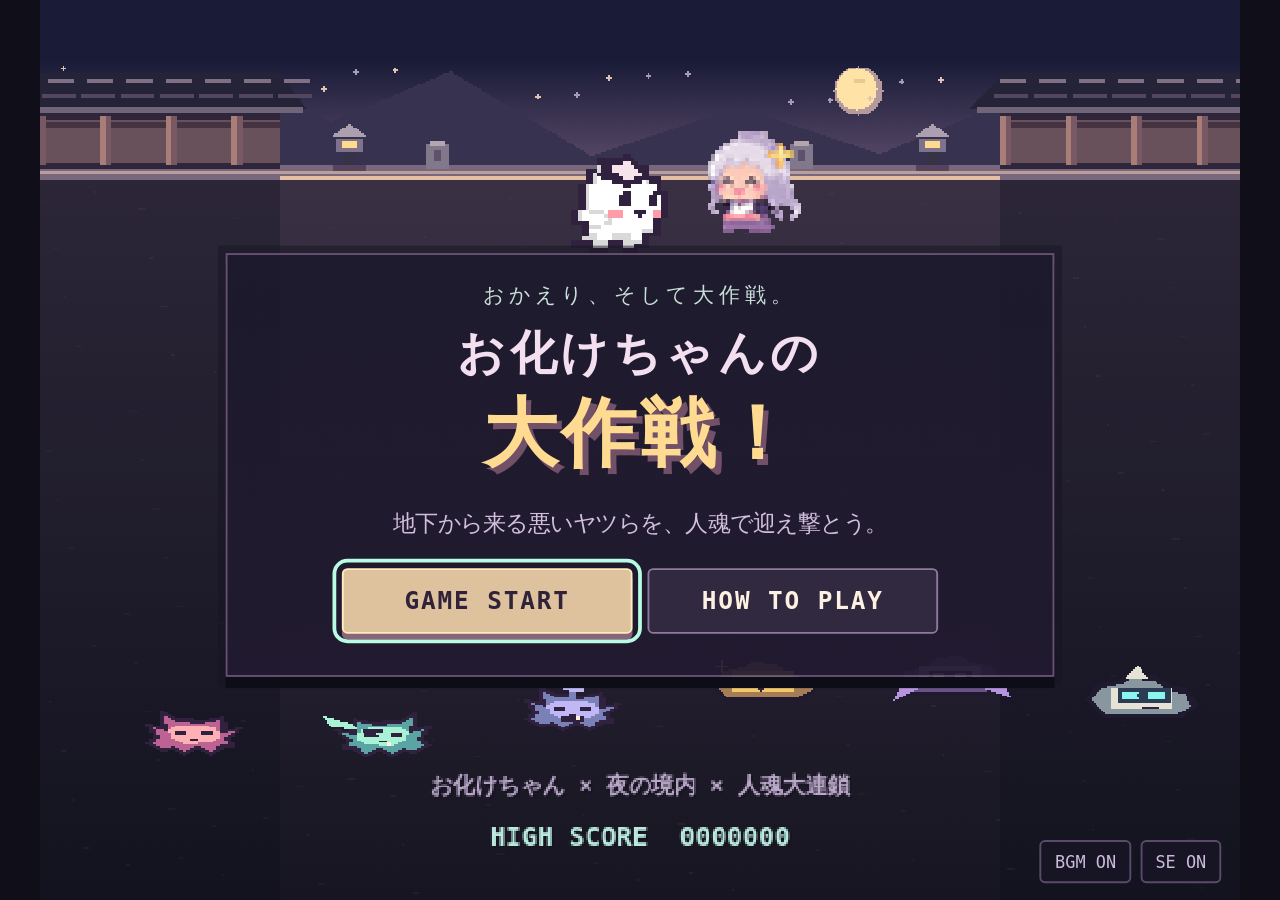
<file: daisakusen/index.html>
<!doctype html>
<html lang="ja"><head><meta charset="utf-8"><meta name="viewport" content="width=device-width,initial-scale=1"><meta name="theme-color" content="#14121f"><title>お化けちゃんの大作戦！</title><link rel="stylesheet" href="style.css"></head>
<body><main id="stage" aria-label="お化けちゃんの大作戦！"><canvas id="game" width="640" height="480" aria-label="ゲーム画面。左右キーで移動、ZとXで人魂投下。Escでポーズ。"></canvas>
<section id="overlay" aria-labelledby="heading"><div id="panel">
<p id="eyebrow">おかえり、そして大作戦。</p><h1 id="heading">お化けちゃんの<br><strong>大作戦！</strong></h1><p id="message">地下から来る悪いヤツらを、人魂で迎え撃とう。</p>
<div id="help" hidden>
<p><b>← →</b> 移動　<b>Z</b> 左から投下　<b>X</b> 右から投下<br>長押しで連射・左右各3発。<b>Esc</b> ポーズ。</p>
<p>人魂は接触すると爆発。深い敵ほど高得点！<br>同じ攻撃で続けて倒すと ×2 → ×3 → ×4。</p>
<div id="item-guide"><p><b>てつのおもり</b> 敵と弾を貫通</p><p><b>はなび！</b> 半径96pxの大爆発</p><p><b>だんまく！</b> 最大7発を横一列に</p><p><b>ばりあー</b> 10秒間無敵</p><p><b>お化けちゃん</b> 残機が1増える</p></div>
<p>光る敵からアイテム。攻撃アイテムは1つまで、<br>次の攻撃で必ず使用。残機0までのスコア勝負！<br>10,000 / 30,000 / 60,000 / 100,000点で残機+1。</p>
</div>
<nav id="menu"><button id="start">GAME START</button><button id="how">HOW TO PLAY</button><button id="resume" hidden>再開する</button><button id="retry" hidden>RETRY</button><button id="title" hidden>TITLE</button><button id="help-back" hidden>戻る</button></nav>
</div></section>
<aside id="audio" aria-label="音設定"><button id="bgm" aria-pressed="true">BGM ON</button><button id="sfx" aria-pressed="true">SE ON</button></aside>
<button id="pause" hidden aria-label="ポーズ">Ⅱ</button>
<div id="touch" aria-label="タッチ操作"><div><button data-key="left" aria-label="左へ移動">◀</button><button data-key="right" aria-label="右へ移動">▶</button></div><div><button data-key="z" aria-label="左側から投下">Z</button><button data-key="x" aria-label="右側から投下">X</button></div></div>
</main><script src="config.js"></script><script src="engine.js"></script><script src="art.js"></script><script src="render.js"></script><script src="sound.js"></script><script src="app.js"></script></body></html>
</file>
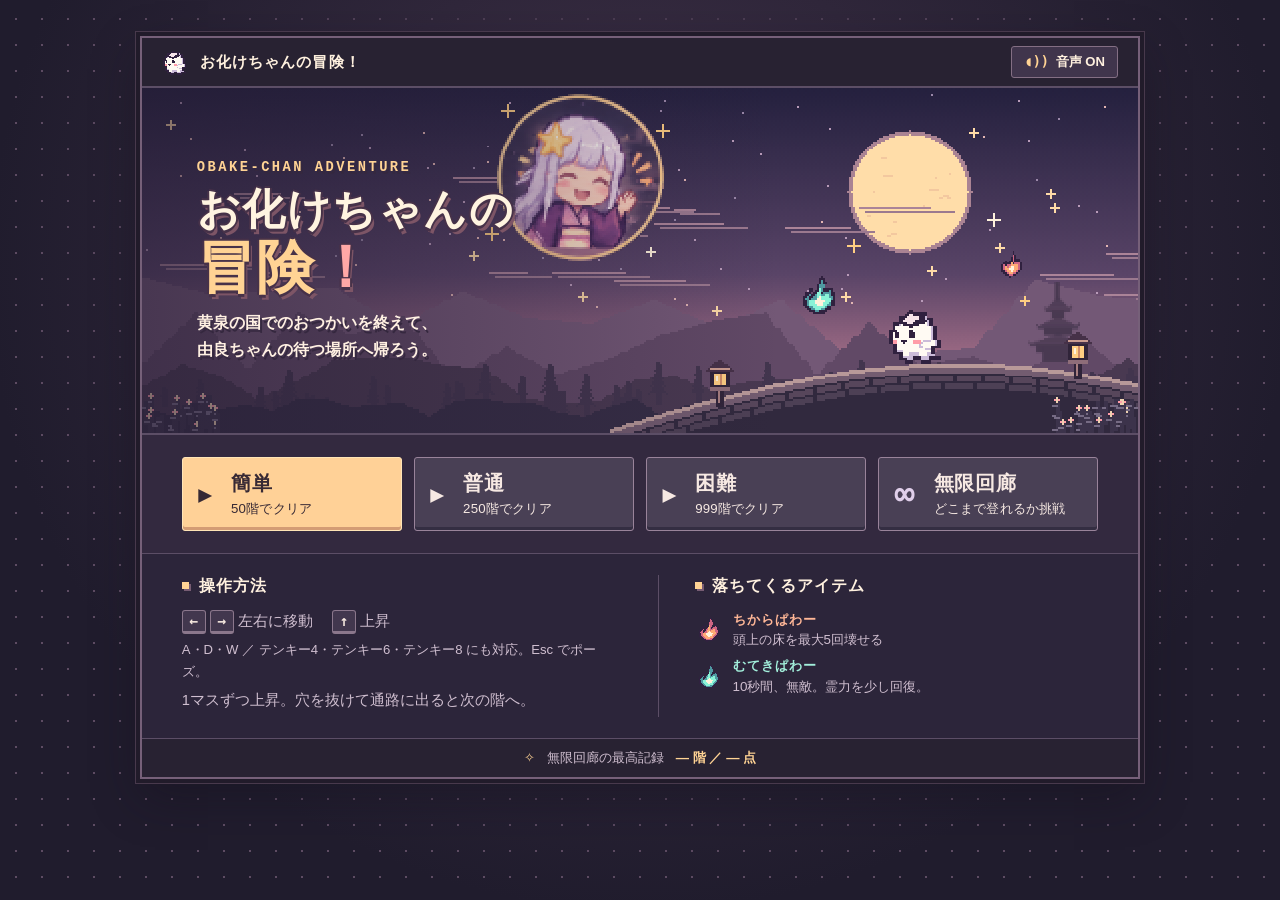
<file: otsukai/index.html>
<!doctype html>
<html lang="ja">
<head>
  <meta charset="utf-8"><meta name="viewport" content="width=device-width, initial-scale=1">
  <meta name="theme-color" content="#211d30"><title>お化けちゃんの冒険！</title>
  <link rel="stylesheet" href="style.css">
  <script defer src="config.js"></script><script defer src="world.js"></script><script defer src="enemies.js"></script>
  <script defer src="items.js"></script><script defer src="progress.js"></script><script defer src="game.js"></script>
  <script defer src="art.js"></script><script defer src="media.js"></script><script defer src="app.js"></script>
</head>
<body>
<main class="cabinet">
  <header><div class="wordmark"><canvas data-icon="ghost" width="32" height="32" aria-hidden="true"></canvas>お化けちゃんの冒険！</div>
    <button id="sound" class="quiet" aria-pressed="true"><span class="speaker" aria-hidden="true">◖))</span> 音声 ON</button></header>
  <section id="title-screen">
    <div class="poster">
      <canvas id="poster" width="500" height="174" aria-label="月明かりの黄泉路で、石橋の上に立つ白いお化けちゃん"></canvas>
      <div class="poster-copy"><div class="roman">OBAKE-CHAN ADVENTURE</div>
      <h1>お化けちゃんの<br><strong>冒険<span>！</span></strong></h1>
      <p>黄泉の国でのおつかいを終えて、<br>由良ちゃんの待つ場所へ帰ろう。</p></div>
    </div>
    <div class="mode-bar" id="courses" role="group" aria-label="難易度選択">
      <template id="course-button"><button class="mode" type="button"><span aria-hidden="true"></span><span><b></b><small></small></span></button></template>
    </div>
    <div class="guide">
      <section><h2>操作方法</h2><p><kbd id="left-key">←</kbd> <kbd id="right-key">→</kbd> 左右に移動　 <kbd id="up-key">↑</kbd> 上昇</p>
        <p class="sub" id="key-guide"></p><p>1マスずつ上昇。穴を抜けて通路に出ると次の階へ。</p></section>
      <section><h2>落ちてくるアイテム</h2>
        <div class="feed"><canvas data-icon="power" width="32" height="32"></canvas><p><b>ちからぱわー</b><span id="power-desc"></span></p></div>
        <div class="feed"><canvas data-icon="super" width="32" height="32"></canvas><p><b>むてきぱわー</b><span id="super-desc"></span></p></div></section>
    </div>
    <div class="record"><span aria-hidden="true">✧</span> 無限回廊の最高記録 <strong id="best"></strong></div>
  </section>
  <section id="game-screen" hidden>
    <div class="hud">
      <div><small id="mode-name"></small><b id="floor"></b></div><div><small>最高階</small><b id="highest"></b></div>
      <div><small>得点</small><b id="score"></b></div><div><small>残機</small><b id="lives"></b></div>
      <button id="pause" class="quiet" aria-label="ポーズ">Ⅱ</button>
    </div>
    <div class="board">
      <canvas id="field" width="672" height="448" role="img" aria-label="黄泉の国の階層フィールド"></canvas>
      <div id="overlay" hidden><div class="dialog" role="region" aria-labelledby="dialog-title">
        <canvas id="ending-art" width="96" height="40" hidden></canvas>
        <h2 id="dialog-title"></h2><p id="dialog-info"></p>
        <div id="actions"><button id="continue" class="primary"></button><button id="back" class="secondary">タイトルへ</button></div>
      </div></div>
    </div>
    <div class="status"><div class="resource"><label for="gauge" id="resource-label"></label><meter id="gauge" min="0"></meter><b id="resource"></b></div>
      <b id="power-state"></b></div>
    <div class="play-help"><span id="play-keys"></span><span id="goal"></span></div>
    <div class="touch" aria-label="移動ボタン">
      <button data-move="left" aria-label="左へ移動">◀</button><button data-move="right" aria-label="右へ移動">▶</button><button data-move="up" aria-label="上昇">▲</button>
    </div>
  </section>
  <noscript>遊ぶにはブラウザの JavaScript を有効にしてね。</noscript>
</main>
</body></html>
</file>
<file: daisakusen/style.css>
*{box-sizing:border-box}html,body{margin:0;width:100%;height:100%;overflow:hidden;background:#100e19;color:#fff1e2;font-family:ui-monospace,"Yu Gothic",monospace}body{display:grid;place-items:center}#stage{position:relative;width:640px;height:480px;overflow:hidden;isolation:isolate}canvas{position:absolute;inset:0;width:100%;height:100%;image-rendering:pixelated;image-rendering:crisp-edges}button{font:inherit;color:inherit;border:1px solid #8e7a9d;background:#30293f;cursor:pointer;touch-action:none;border-radius:3px}button:hover{background:#4a3c57;border-color:#ffe0a1}button:focus-visible{outline:2px solid #b8fce4;outline-offset:3px}button:active{transform:translateY(1px);background:#6c5574}[hidden]{display:none!important}#overlay{position:absolute;inset:0;display:flex;justify-content:center;align-items:center;text-align:center}#panel{width:470px;padding:18px 20px 22px;background:#171523ed;border:1px solid #66516f;box-shadow:0 6px 0 #0d0d18,0 0 0 4px #17152380}#stage[data-scene=title] #panel{margin-top:16px;background:linear-gradient(#1b182bd9,#211a30ed);width:442px;padding-top:14px}#eyebrow{font-size:11px;letter-spacing:3px;color:#c9e0d8;margin:0 0 8px}h1{font-size:25px;line-height:1.3;margin:0;color:#f3dfef;font-weight:800;letter-spacing:2px}h1 strong{font-size:40px;color:#ffdb91;text-shadow:3px 3px #725067}#message{font-size:12px;line-height:1.8;margin:12px 0;color:#d2bfdc;white-space:pre-line}#menu{display:flex;flex-wrap:wrap;justify-content:center;gap:8px;margin-top:12px}#menu button{min-width:155px;min-height:35px;font-size:13px;font-weight:bold;letter-spacing:1px}#start,#retry,#resume{background:#dec29d;color:#302238;border-color:#ffecbc;box-shadow:0 3px 0 #886579}#audio{position:absolute;right:10px;bottom:9px;display:flex;gap:5px}#audio button{font-size:9px;min-height:23px;padding:2px 7px;background:#181524de;color:#cbbbdc;border-color:#5b4b6a}#pause{position:absolute;right:8px;top:37px;min-width:26px;min-height:24px;background:#20192ccb}#help{font-size:12px;line-height:1.65;text-align:left;color:#e2d4e8}#help p{margin:8px 0}#help b{color:#ffe0aa}#item-guide{display:grid;grid-template-columns:1fr 1fr;gap:1px 12px}#item-guide p{margin:2px 0;font-size:11px}#touch{position:absolute;bottom:8px;left:12px;right:152px;display:none;justify-content:space-between;pointer-events:none}#touch>div{display:flex;gap:6px}#touch button{width:40px;height:33px;pointer-events:auto;background:#312840ad;color:#c4b2d9}#stage[data-scene=help] #panel{width:520px;padding:16px 22px}#stage[data-scene=help] h1{font-size:20px}#stage[data-scene=help] #message,#stage[data-scene=help] #eyebrow{display:none}#stage[data-scene=over] h1{color:#ffce9f;font-size:30px}@media(pointer:coarse){#stage[data-scene=play] #touch{display:flex}}
</file>
<file: otsukai/style.css>
:root{color-scheme:dark;--bg:#201c2d;--panel:#2c253a;--edge:#5c4e66;--text:#fff1df;--muted:#d0bfd0;--gold:#ffd394;--mint:#a2efdb;font-family:"BIZ UDPGothic","Yu Gothic UI","Meiryo",sans-serif;color:var(--text);background:var(--bg)}
*{box-sizing:border-box}body{margin:0;min-height:100svh;background:radial-gradient(ellipse at 50% 30%,#3e3047 0%,transparent 72%),radial-gradient(circle,#5e4c63 1px,transparent 1px) 3px 6px/26px 26px,var(--bg);padding:clamp(12px,4vh,42px) 20px}
.cabinet{width:min(100%,1000px);margin:0 auto;background:var(--panel);border:2px solid #766079;box-shadow:0 0 0 4px #211b2a,0 0 0 5px #48394c,0 18px 44px #130f1c66}
header,.hud,.status,.play-help,.record{display:flex;align-items:center}header{justify-content:space-between;padding:8px 20px;background:#282232;border-bottom:2px solid var(--edge)}
.wordmark{font-weight:800;letter-spacing:.07em;display:flex;align-items:center;gap:9px;font-size:.95rem}.wordmark canvas{width:29px;height:29px}canvas{image-rendering:pixelated}
button{font:inherit;font-weight:750;border:1px solid #846f84;border-radius:3px;cursor:pointer;color:var(--text);background:#40354c;touch-action:manipulation}
button:focus-visible{outline:3px solid #a2efdb;outline-offset:3px}button:hover{filter:brightness(1.13)}button:active{transform:translateY(2px)}
.quiet{font-size:.82rem;padding:6px 12px;min-height:32px}.speaker{font:700 .85rem monospace;color:var(--gold);margin-right:3px}
.poster{position:relative;overflow:hidden;border-bottom:2px solid var(--edge);aspect-ratio:500/174;background:#382d48}.poster canvas{width:100%;height:100%;display:block}
.poster:after{content:"";position:absolute;inset:0;pointer-events:none;background:linear-gradient(90deg,#261d348f,#281e3430 45%,transparent 64%)}
.poster-copy{position:absolute;z-index:1;left:5.5%;top:50%;transform:translateY(-50%);text-shadow:2px 3px #35283f}
.roman{font:bold clamp(.66rem,1.25vw,.86rem)/1.5 "Courier New",monospace;letter-spacing:.18em;color:var(--gold)}
h1{margin:.15em 0 .22em;font-size:clamp(1.5rem,3.6vw,2.7rem);font-weight:900;line-height:1.15;letter-spacing:.035em;color:#fff4e0;text-shadow:2px 0 #473249,-2px 0 #473249,0 -2px #473249,0 3px #473249,3px 5px #7d5566}
h1 strong{font-size:1.34em;line-height:1.12;color:var(--gold)}h1 strong span{color:#ffa8a6}.poster p{margin:0;font-weight:650;font-size:clamp(.82rem,1.5vw,1.02rem);line-height:1.65;color:#fff0e2}
.mode-bar{display:grid;grid-template-columns:repeat(4,minmax(0,1fr));gap:12px;padding:22px 4%;background:#33293f;border-bottom:1px solid var(--edge)}
@media(max-width:800px){.mode-bar{grid-template-columns:repeat(2,minmax(0,1fr))}}
.primary{color:#372934;background:#ffd197;border-color:#ffe4b6;box-shadow:inset 0 -3px #d49c74}.secondary{color:#f7e9e3;background:#494055;border-color:#99839a;box-shadow:inset 0 -3px #342e42}
.mode{display:flex;align-items:center;text-align:left;gap:18px;min-height:74px;padding:10px 7%;font-size:1.25rem;letter-spacing:.04em}
.mode small{display:block;font-size:.83rem;font-weight:500;letter-spacing:.015em;margin-top:3px}.pixel-symbol,.infinity{font:700 1.45rem/1 monospace}.infinity{font-size:2.1rem;color:#e0cfea}
.guide{display:grid;grid-template-columns:1fr 1fr;padding:21px 4%;gap:4%}.guide section+section{border-left:1px solid var(--edge);padding-left:8%}
h2{font-size:1.03rem;margin:0 0 12px;letter-spacing:.065em}.guide h2:before{content:"";display:inline-block;width:7px;height:7px;margin-right:10px;background:var(--gold);box-shadow:2px 2px #775c73;vertical-align:2px}
.guide p{margin:5px 0;color:var(--muted);font-size:.92rem;line-height:1.65}.guide .sub{font-size:.82rem}.guide kbd{display:inline-block;min-width:24px;text-align:center;border:1px solid #8b778c;border-bottom-width:3px;border-radius:3px;color:#f5e7de;background:#42374e;font:700 .92rem/1.4 monospace}
.feed{display:flex;align-items:center;gap:10px;margin:6px 0}.feed canvas{width:28px;height:28px}.feed p{margin:0;line-height:1.45}.feed b{font:700 .84rem monospace;letter-spacing:.08em;color:#ffb797}.feed+.feed b{color:var(--mint)}.feed span{display:block;font-size:.84rem}
.record{justify-content:center;gap:12px;flex-wrap:wrap;border-top:1px solid var(--edge);padding:10px 12px;color:var(--muted);font-size:.83rem;background:#282232}.record span,.record strong{color:var(--gold)}
[hidden]{display:none!important}.hud{justify-content:space-between;padding:12px 3.5%;gap:12px}.hud small{display:block;font-size:.8rem;color:var(--muted)}.hud b{font:700 1.4rem/1.4 Consolas,monospace;color:var(--gold)}
.board{position:relative}.board>canvas{width:100%;display:block;border-block:2px solid var(--edge);background:#302641}
/* Keep the seven-floor field and the spirit gauge together on desktop screens. */
@media(min-width:701px){.cabinet:has(#game-screen:not([hidden])){max-width:clamp(440px,calc((92svh - 200px)*1.5),1000px)}}
.status,.play-help{justify-content:space-between;gap:12px;flex-wrap:wrap;padding:10px 3.5%}.resource{display:flex;align-items:center;gap:10px}.resource label{font-weight:bold}.status b{font:700 1rem Consolas,monospace}.status #power-state{color:var(--gold)}
meter{width:clamp(70px,18vw,190px);height:18px;accent-color:var(--mint)}meter::-webkit-meter-optimum-value{background:#8ce0c9}
.play-help{border-top:1px solid var(--edge);font-size:.82rem;color:var(--muted)}.touch{display:none;gap:8px;padding:0 3.5% 12px}.touch button{min-width:58px;height:42px;touch-action:none;user-select:none}
#overlay{position:absolute;inset:0;display:grid;place-items:center;background:#1a1427ae}.dialog{min-width:min(80%,320px);max-width:94%;background:#30273e;border:2px solid #b19aaa;padding:16px 22px;text-align:center;box-shadow:4px 4px #21192d}
.dialog canvas{width:144px;max-height:64px}.dialog h2{font-size:1.35rem;color:var(--gold);margin:2px 0 6px}.dialog p{margin:6px 0 12px;color:var(--muted);white-space:pre-line;font-size:.94rem;line-height:1.6}#actions{display:flex;justify-content:center;gap:8px}#actions button{padding:7px 14px}
@media(pointer:coarse),(max-width:700px){.touch{display:flex}.touch button:last-child{margin-left:auto}}
@media(max-width:650px){body{padding:10px 7px}.cabinet{border-width:1px}header{padding:5px 10px}.wordmark{font-size:.82rem;gap:4px}.poster{aspect-ratio:1.95}.poster canvas{width:124%;max-width:none;margin-left:0}.poster-copy{left:4%}.poster:after{background:linear-gradient(90deg,#261d34bd,transparent 72%)}h1{font-size:clamp(1.2rem,4.875vw,1.875rem)}.roman{font-size:.6rem}.poster p{font-size:.75rem}.mode-bar{padding:14px 3%;gap:9px}.mode{gap:7px;min-height:63px;font-size:1rem;padding:8px}.mode small{font-size:.72rem}.guide{grid-template-columns:1fr;gap:12px;padding:15px 4%}.guide section+section{border-left:0;border-top:1px solid var(--edge);padding:12px 0 0}.guide h2{margin-bottom:6px}.feed{display:inline-flex;margin-right:12px}.hud{gap:5px;padding:6px 2%}.hud b{font-size:1rem}.hud small{font-size:.7rem}.dialog{padding:8px 12px}.dialog canvas{max-height:38px;object-fit:contain}.resource{gap:5px}.status{font-size:.85rem}.status b{font-size:.85rem}.record{gap:6px}.play-help{font-size:.75rem}}
</file>
